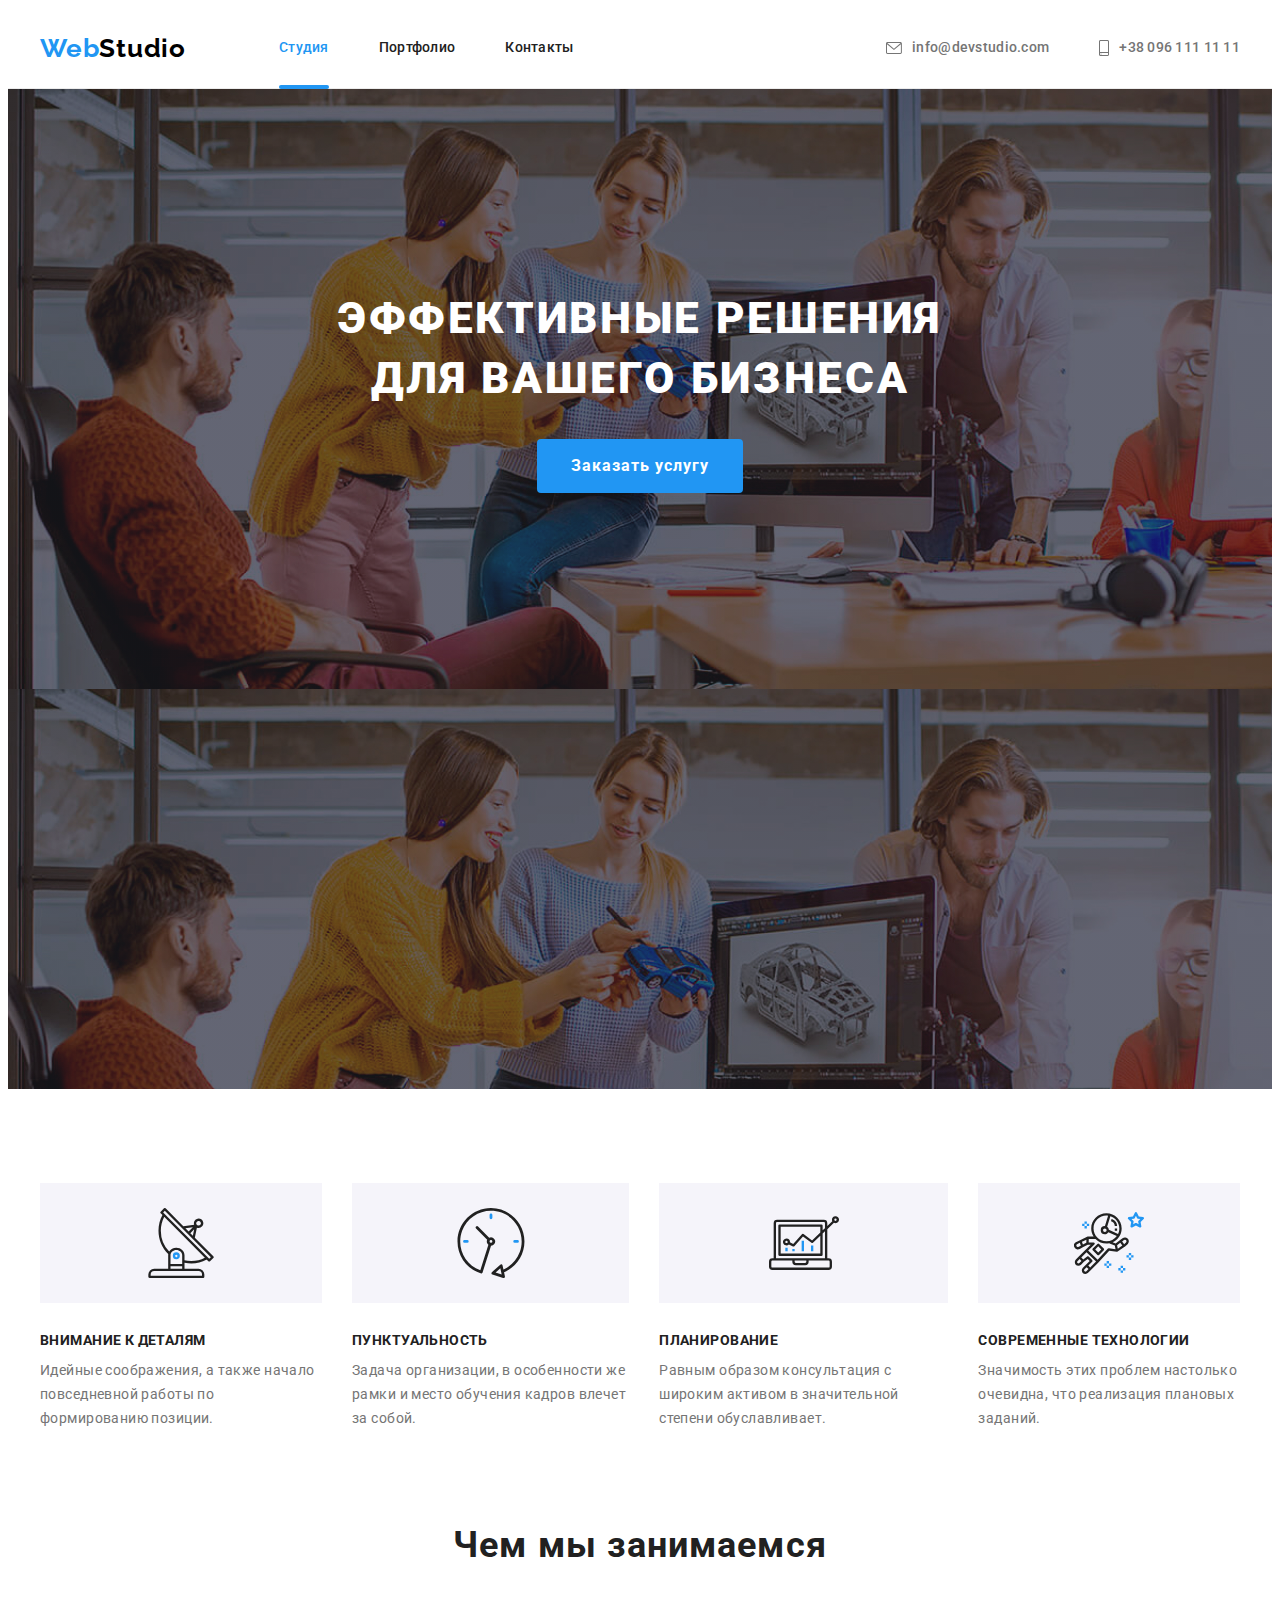
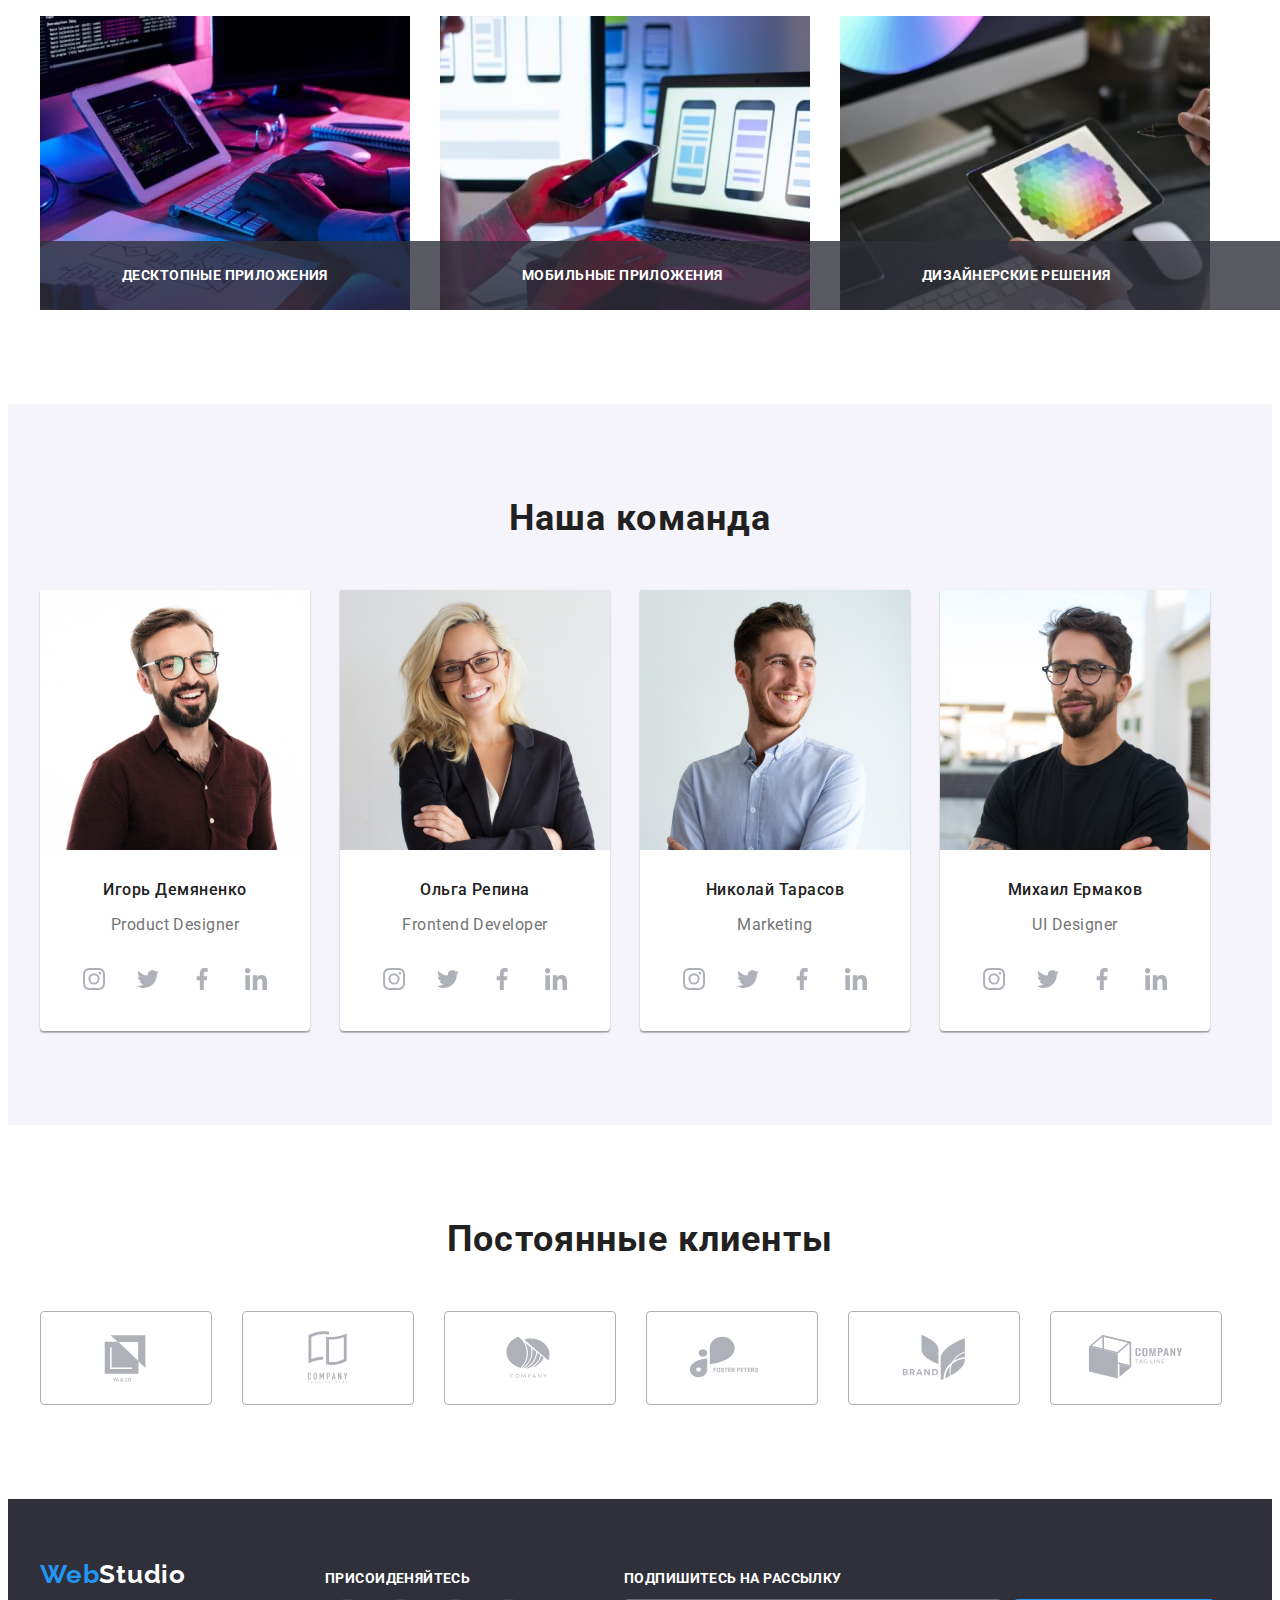
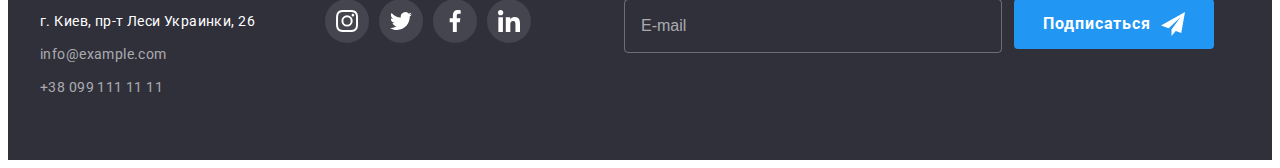
<file: index.html>
<!DOCTYPE html>
<html lang="ru">
  <head>
    <meta charset="UTF-8" />
    <meta http-equiv="X-UA-Compatible" content="IE=edge" />
    <meta name="viewport" content="width=device-width, initial-scale=1.0" />
    <title>Webstudio</title>
    <link rel="preconnect" href="https://fonts.googleapis.com" />
    <link rel="preconnect" href="https://fonts.gstatic.com" crossorigin />
    <link
      href="https://fonts.googleapis.com/css2?family=Raleway:wght@700&family=Roboto:wght@400;500;700;900&display=swap"
      rel="stylesheet"
    />
    <link
      rel="stylesheet"
      href="https://cdnjs.cloudflare.com/ajax/libs/modern-normalize/1.1.0/modern-normalize.min.css"
      integrity="sha512-wpPYUAdjBVSE4KJnH1VR1HeZfpl1ub8YT/NKx4PuQ5NmX2tKuGu6U/JRp5y+Y8XG2tV+wKQpNHVUX03MfMFn9Q=="
      crossorigin="anonymous"
      referrerpolicy="no-referrer"
    />
    <link rel="stylesheet" href="./css/main.min.css" />
  </head>
  <body>
    <!-- Хедер -->
    <header class="header">
      <div class="container header__container">
        <a class="logo" href="./index.html"
          >Web<span class="logo__header-text logo__header-text--color-accent">Studio</span></a
        >
        <nav class="menu">
          <ul class="menu__list">
            <li class="menu__item">
              <a class="menu__link menu__link--active" href="./index.html">Студия</a>
            </li>
            <li class="menu__item"><a class="menu__link" href="./portfolio.html">Портфолио</a></li>
            <li class="menu__item"><a class="menu__link" href="">Контакты</a></li>
          </ul>
        </nav>

        <ul class="contact-list">
          <li class="contact-list__item">
            <a class="contact-list__link" href="mailto:info@devstudio.com"
              ><svg class="contact-list__icon">
                <use href="./images/icons.svg#icon-envelope"></use></svg
              >info@devstudio.com</a
            >
          </li>
          <li class="contact-list__item">
            <a class="contact-list__link" href="tel:+380961111111"
              ><svg class="contact-list__icon contact-list__icon--size">
                <use href="./images/icons.svg#icon-smartphone"></use></svg
              >+38 096 111 11 11</a
            >
          </li>
        </ul>
      </div>
    </header>
    <!-- Герой -->
    <main>
      <section class="banner">
        <h1 class="banner-title">
          Эффективные решения <br />
          для вашего бизнеса
        </h1>
        <button class="banner-button" type="button" data-modal-open>Заказать услугу</button>
      </section>
      <!-- Преимущества -->
      <section class="section section--indent">
        <div class="container">
          <h2 class="section-title section-title--hidden">Преимущества</h2>
          <ul class="feature-list">
            <li class="feature-list__item">
              <div class="icon-box">
                <svg class="feature-list__icon">
                  <use href="./images/icons.svg#icon-antenna"></use>
                </svg>
              </div>
              <h3 class="feature-list__title">Внимание к деталям</h3>
              <p class="feature-list__text">
                Идейные соображения, а также начало повседневной работы по формированию позиции.
              </p>
            </li>
            <li class="feature-list__item">
              <div class="icon-box">
                <svg class="feature-list__icon">
                  <use href="./images/icons.svg#icon-clock"></use>
                </svg>
              </div>
              <h3 class="feature-list__title">Пунктуальность</h3>
              <p class="feature-list__text">
                Задача организации, в особенности же рамки и место обучения кадров влечет за собой.
              </p>
            </li>
            <li class="feature-list__item">
              <div class="icon-box">
                <svg class="feature-list__icon">
                  <use href="./images/icons.svg#icon-diagram"></use>
                </svg>
              </div>
              <h3 class="feature-list__title">Планирование</h3>
              <p class="feature-list__text">
                Равным образом консультация с широким активом в значительной степени обуславливает.
              </p>
            </li>
            <li class="feature-list__item">
              <div class="icon-box">
                <svg class="feature-list__icon">
                  <use href="./images/icons.svg#icon-astronaut"></use>
                </svg>
              </div>
              <h3 class="feature-list__title">Современные технологии</h3>
              <p class="feature-list__text">
                Значимость этих проблем настолько очевидна, что реализация плановых заданий.
              </p>
            </li>
          </ul>
        </div>
      </section>
      <!-- Направления в работе -->
      <section class="section">
        <div class="container">
          <h2 class="section-title">Чем мы занимаемся</h2>
          <ul class="work-examples">
            <li class="work-examples__item">
              <img src="./images/img1.jpg" alt="html layout" width="370" height="294" />
              <p class="work-examples__image">
                <span class="work-examples__text">Десктопные приложения</span>
              </p>
            </li>
            <li class="work-examples__item">
              <img src="./images/img2.jpg" alt="css layout" width="370" height="294" />
              <p class="work-examples__image">
                <span class="work-examples__text">Мобильные приложения</span>
              </p>
            </li>
            <li class="work-examples__item">
              <img src="./images/img3.jpg" alt="picture on the tablet" width="370" height="294" />
              <p class="work-examples__image">
                <span class="work-examples__text">Дизайнерские решения</span>
              </p>
            </li>
          </ul>
        </div>
      </section>
      <!-- Наша команда -->

      <section class="section section--background-color">
        <div class="container">
          <h2 class="section-title">Наша команда</h2>
          <ul class="team-list">
            <li class="team-list__item">
              <img
                class="team-list__image"
                src="./images/team-member-1.jpg"
                alt="team-member-1"
                width="270"
                height="260"
              />
              <div class="card-meta-wrapper">
                <h3 class="team-list__title">Игорь Демяненко</h3>
                <p class="team-list__position" lang="en">Product Designer</p>
                <ul class="web-list">
                  <li class="web-list__item">
                    <svg class="web-list__icon">
                      <use href="./images/icons.svg#icon-instagram"></use>
                    </svg>
                  </li>
                  <li class="web-list__item">
                    <svg class="web-list__icon">
                      <use href="./images/icons.svg#icon-twitter"></use>
                    </svg>
                  </li>
                  <li class="web-list__item">
                    <svg class="web-list__icon">
                      <use href="./images/icons.svg#icon-facebook"></use>
                    </svg>
                  </li>
                  <li class="web-list__item">
                    <svg class="web-list__icon">
                      <use href="./images/icons.svg#icon-linkedin"></use>
                    </svg>
                  </li>
                </ul>
              </div>
            </li>
            <li class="team-list__item">
              <img
                class="team-list__image"
                src="./images/team-member-2.jpg"
                alt="team-member-2"
                width="270"
                height="260"
              />
              <div class="card-meta-wrapper">
                <h3 class="team-list__title">Ольга Репина</h3>
                <p class="team-list__position" lang="en">Frontend Developer</p>
                <ul class="web-list">
                  <li class="web-list__item">
                    <svg class="web-list__icon">
                      <use href="./images/icons.svg#icon-instagram"></use>
                    </svg>
                  </li>
                  <li class="web-list__item">
                    <svg class="web-list__icon">
                      <use href="./images/icons.svg#icon-twitter"></use>
                    </svg>
                  </li>
                  <li class="web-list__item">
                    <svg class="web-list__icon">
                      <use href="./images/icons.svg#icon-facebook"></use>
                    </svg>
                  </li>
                  <li class="web-list__item">
                    <svg class="web-list__icon">
                      <use href="./images/icons.svg#icon-linkedin"></use>
                    </svg>
                  </li>
                </ul>
              </div>
            </li>
            <li class="team-list__item">
              <img
                class="team-list__image"
                src="./images/team-member-3.jpg"
                alt="team-member-3"
                width="270"
                height="260"
              />
              <div class="card-meta-wrapper">
                <h3 class="team-list__title" lang="en">Николай Тарасов</h3>
                <p class="team-list__position">Marketing</p>
                <ul class="web-list">
                  <li class="web-list__item">
                    <svg class="web-list__icon">
                      <use href="./images/icons.svg#icon-instagram"></use>
                    </svg>
                  </li>
                  <li class="web-list__item">
                    <svg class="web-list__icon">
                      <use href="./images/icons.svg#icon-twitter"></use>
                    </svg>
                  </li>
                  <li class="web-list__item">
                    <svg class="web-list__icon">
                      <use href="./images/icons.svg#icon-facebook"></use>
                    </svg>
                  </li>
                  <li class="web-list__item">
                    <svg class="web-list__icon">
                      <use href="./images/icons.svg#icon-linkedin"></use>
                    </svg>
                  </li>
                </ul>
              </div>
            </li>

            <li class="team-list__item">
              <img
                class="team-list__image"
                src="./images/team-member-4.jpg"
                alt="team-member-4"
                width="270"
                height="260"
              />
              <div class="card-meta-wrapper">
                <h3 class="team-list__title">Михаил Ермаков</h3>
                <p class="team-list__position" lang="en">UI Designer</p>
                <ul class="web-list">
                  <li class="web-list__item">
                    <svg class="web-list__icon">
                      <use href="./images/icons.svg#icon-instagram"></use>
                    </svg>
                  </li>
                  <li class="web-list__item">
                    <svg class="web-list__icon">
                      <use href="./images/icons.svg#icon-twitter"></use>
                    </svg>
                  </li>
                  <li class="web-list__item">
                    <svg class="web-list__icon">
                      <use href="./images/icons.svg#icon-facebook"></use>
                    </svg>
                  </li>
                  <li class="web-list__item">
                    <svg class="web-list__icon">
                      <use href="./images/icons.svg#icon-linkedin"></use>
                    </svg>
                  </li>
                </ul>
              </div>
            </li>
          </ul>
        </div>
      </section>
      <!-- Постоянные клиенты -->

      <section class="section">
        <div class="container">
          <h2 class="section-title">Постоянные клиенты</h2>

          <ul class="company-list">
            <li class="company-list__item">
              <a class="company-list__link" href=""
                ><svg class="company-list__icon">
                  <use href="./images/icons.svg#icon-Company-1"></use></svg
              ></a>
            </li>
            <li class="company-list__item">
              <a class="company-list__link" href=""
                ><svg class="company-list__icon">
                  <use href="./images/icons.svg#icon-Company-2"></use></svg
              ></a>
            </li>
            <li class="company-list__item">
              <a class="company-list__link" href=""
                ><svg class="company-list__icon">
                  <use href="./images/icons.svg#icon-Company-3"></use></svg
              ></a>
            </li>
            <li class="company-list__item">
              <a class="company-list__link" href=""
                ><svg class="company-list__icon">
                  <use href="./images/icons.svg#icon-Company-4"></use></svg
              ></a>
            </li>
            <li class="company-list__item">
              <a class="company-list__link" href=""
                ><svg class="company-list__icon">
                  <use href="./images/icons.svg#icon-Company-5"></use></svg
              ></a>
            </li>
            <li class="company-list__item">
              <a class="company-list__link" href=""
                ><svg class="company-list__icon">
                  <use href="./images/icons.svg#icon-Company-6"></use></svg
              ></a>
            </li>
          </ul>
        </div>
      </section>
    </main>
    <!-- Футер -->

    <footer class="footer">
      <div class="container footer__container">
        <div class="address-wrapper">
          <a class="logo" href="./"
            >Web<span class="logo__footer-text logo__footer-text--color-accent">Studio</span></a
          >
          <address class="address">
            <ul class="address__list">
              <li class="address__item">
                <p class="address__name">г. Киев, пр-т Леси Украинки, 26</p>
              </li>
              <li class="address__item">
                <a class="address__contacts" href="mailto:info@example.com">info@example.com</a>
              </li>
              <li class="address__item">
                <a class="address__contacts address__contacts--indent" href="tel:+380991111111"
                  >+38 099 111 11 11</a
                >
              </li>
            </ul>
          </address>
        </div>
        <div class="social-networks-wrapper">
          <h2 class="footer-titles">Присоиденяйтесь</h2>

          <ul class="social-networks">
            <li class="social-networks__item">
              <a class="social-networks__link" href=""
                ><svg class="social-networks__icon">
                  <use href="./images/icons.svg#icon-instagram"></use></svg
              ></a>
            </li>
            <li class="social-networks__item">
              <a class="social-networks__link" href=""
                ><svg class="social-networks__icon">
                  <use href="./images/icons.svg#icon-twitter"></use></svg
              ></a>
            </li>
            <li class="social-networks__item">
              <a class="social-networks__link" href=""
                ><svg class="social-networks__icon">
                  <use href="./images/icons.svg#icon-facebook"></use></svg
              ></a>
            </li>
            <li class="social-networks__item">
              <a class="social-networks__link" href="">
                <svg class="social-networks__icon">
                  <use href="./images/icons.svg#icon-linkedin"></use></svg
              ></a>
            </li>
          </ul>
        </div>

        <form class="subscribe-area">
          <h2 class="footer-titles">Подпишитесь на рассылку</h2>
          <div class="subscribe-wrapper">
            <label for="user_email"></label>
            <input
              type="email"
              name="email"
              class="subscribe-mail"
              placeholder="E-mail"
              id="user_email"
            />
            <button class="button" type="submit">
              <span class="button__text"
                >Подписаться<svg class="button__icon">
                  <use href="./images/icons.svg#icon-icon-send"></use></svg
              ></span>
            </button>
          </div>
        </form>
      </div>
    </footer>

    <div class="backdrop backdrop--hidden" data-modal>
      <div class="modal">
        <button class="close-button" type="button" data-modal-close>
          <svg class="close-button__icon">
            <use href="./images/icons.svg#icon-Button-element"></use>
          </svg>
        </button>

        <form name="user-info-field">
          <h2 class="user-info-title">Оставьте свои данные, мы вам перезвоним</h2>

          <div class="form-field">
            <label class="form-field__label" for="name">Имя</label>
            <input class="form-field__input" name="name" type="text" id="name" />
            <svg class="form-field__icon">
              <use href="./images/icons.svg#icon-person-black"></use>
            </svg>
          </div>
          <div class="form-field">
            <label class="form-field__label" for="tel">Телефон</label>
            <input class="form-field__input" name="phone" type="tel" id="tel" />
            <svg class="form-field__icon">
              <use href="./images/icons.svg#icon-phone-black"></use>
            </svg>
          </div>
          <div class="form-field">
            <label class="form-field__label" for="email">Почта</label>
            <input class="form-field__input" name="mail" type="email" id="email" />
            <svg class="form-field__icon">
              <use href="./images/icons.svg#icon-email-black"></use>
            </svg>
          </div>

          <div class="form-field form-field--indent">
            <label class="form-field__label form-field__label-group" for="input-for-comment"
              >Комментарий</label
            >
            <textarea
              class="textarea-field"
              name="textarea"
              id="input-for-comment"
              rows="8"
              placeholder="Введите текст"
            ></textarea>
          </div>

          <label class="agreements" for="checkbox"
            ><input class="agreements__input" name="checkbox" type="checkbox" id="checkbox" />
            <svg class="agreements__icon">
              <use href="./images/icons.svg#icon-icon-check"></use>
            </svg>
            <span class="agreements__text"
              >Соглашаюсь с рассылкой и принимаю
              <a href="" class="agreements__element">Условия договора</a></span
            ></label
          >
          <div class="form-field-button">
            <button class="send-button"><span class="send-button__text">Отправить</span></button>
          </div>
        </form>
      </div>
    </div>

    <script src="./js/modal.js"></script>
  </body>
</html>
</file>
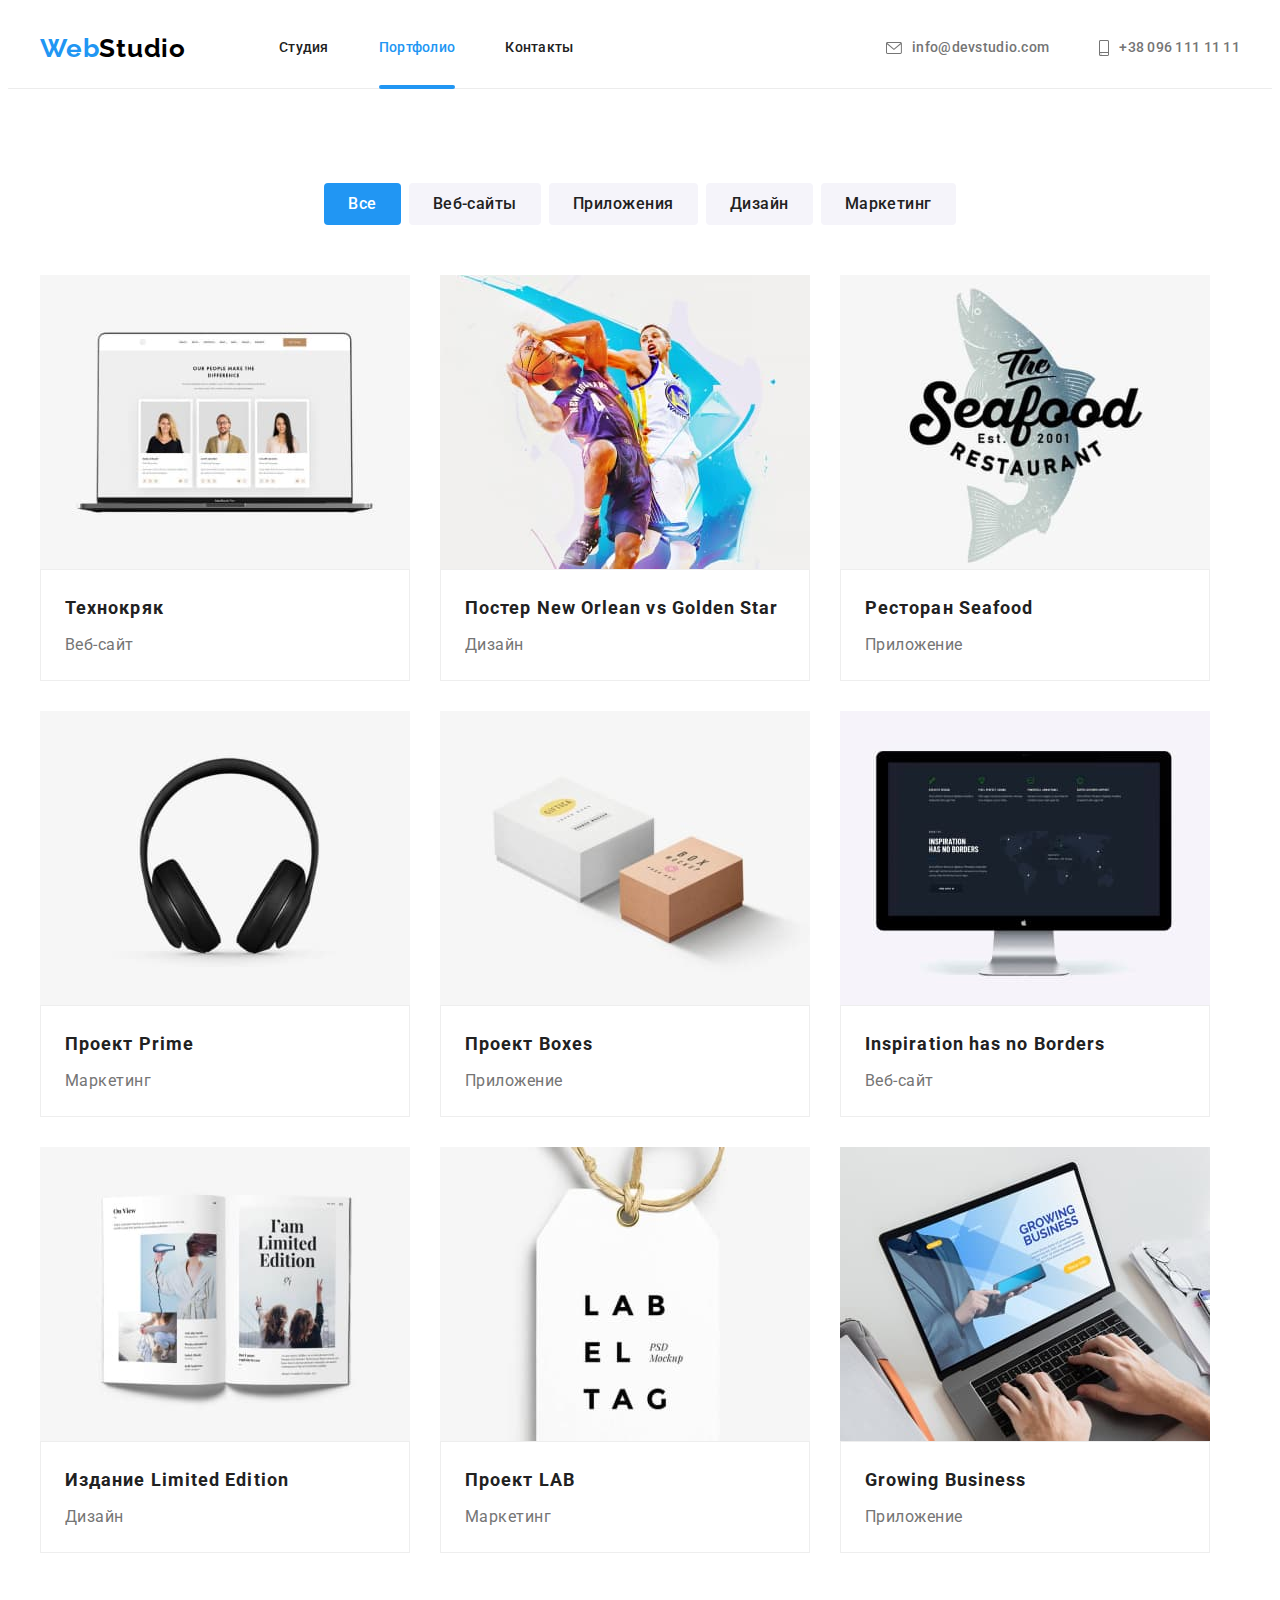
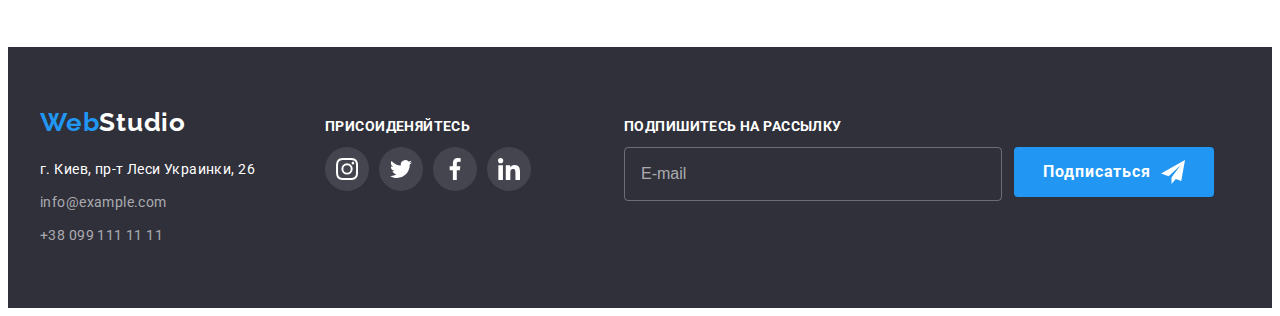
<file: portfolio.html>
<!DOCTYPE html>
<html lang="ru">
  <head>
    <meta charset="UTF-8" />
    <meta http-equiv="X-UA-Compatible" content="IE=edge" />
    <meta name="viewport" content="width=device-width, initial-scale=1.0" />
    <title>WebStudio</title>
    <link rel="preconnect" href="https://fonts.googleapis.com" />
    <link rel="preconnect" href="https://fonts.gstatic.com" crossorigin />
    <link
      href="https://fonts.googleapis.com/css2?family=Raleway:wght@700&family=Roboto:wght@400;500;700;900&display=swap"
      rel="stylesheet"
    />
    <link
      rel="stylesheet"
      href="https://cdnjs.cloudflare.com/ajax/libs/modern-normalize/1.1.0/modern-normalize.min.css"
      integrity="sha512-wpPYUAdjBVSE4KJnH1VR1HeZfpl1ub8YT/NKx4PuQ5NmX2tKuGu6U/JRp5y+Y8XG2tV+wKQpNHVUX03MfMFn9Q=="
      crossorigin="anonymous"
      referrerpolicy="no-referrer"
    />
    <link rel="stylesheet" href="./css/main.min.css" />
  </head>

  <body>
    <!--Хедер-->

    <header class="header">
      <div class="container header__container">
        <a class="logo" href="./index.html"
          >Web<span class="logo__header-text logo__header-text--color-accent">Studio</span></a
        >
        <nav class="menu">
          <ul class="menu__list">
            <li class="menu__item">
              <a class="menu__link" href="./index.html">Студия</a>
            </li>
            <li class="menu__item">
              <a class="menu__link menu__link--active" href="./portfolio.html">Портфолио</a>
            </li>
            <li class="menu__item"><a class="menu__link" href="">Контакты</a></li>
          </ul>
        </nav>

        <ul class="contact-list">
          <li class="contact-list__item">
            <a class="contact-list__link" href="mailto:info@devstudio.com"
              ><svg class="contact-list__icon">
                <use href="./images/icons.svg#icon-envelope"></use></svg
              >info@devstudio.com</a
            >
          </li>
          <li class="contact-list__item">
            <a class="contact-list__link" href="tel:+380961111111"
              ><svg class="contact-list__icon contact-list__icon--size">
                <use href="./images/icons.svg#icon-smartphone"></use></svg
              >+38 096 111 11 11</a
            >
          </li>
        </ul>
      </div>
    </header>

    <!--Мейн-->

    <main>
      <section class="section">
        <div class="container">
          <h1 class="section-title section-title--hidden">Наши работы</h1>

          <ul class="portfolio-button-list">
            <li class="portfolio-button-list__item">
              <button
                class="portfolio-button-list__button portfolio-button-list__button--current"
                type="button"
              >
                Все
              </button>
            </li>
            <li class="portfolio-button-list__item">
              <button class="portfolio-button-list__button" type="button">Веб-сайты</button>
            </li>
            <li class="portfolio-button-list__item">
              <button class="portfolio-button-list__button" type="button">Приложения</button>
            </li>
            <li class="portfolio-button-list__item">
              <button class="portfolio-button-list__button" type="button">Дизайн</button>
            </li>
            <li class="portfolio-button-list__item">
              <button class="portfolio-button-list__button" type="button">Маркетинг</button>
            </li>
          </ul>

          <ul class="projects">
            <li class="projects__item">
              <a class="projects__link" href="">
                <div class="overlay-wrapper">
                  <img
                    class="projects__image"
                    src="./images/porfolio-img-1.jpg"
                    alt="Технокряк"
                    width="370"
                    height="294"
                  />
                  <div class="overlay-text">
                    <p class="overlay-text__description">
                      Ресурс предлагает комплексные предложения с разным уровнем функционала и
                      сервисов. Все это позволит посетителю получить исчерпывающие сведения о
                      компании или частном лице.
                    </p>
                  </div>
                </div>
                <div class="card-content">
                  <h2 class="card-content__title">Технокряк</h2>
                  <p class="card-content__text">Веб-сайт</p>
                </div>
              </a>
            </li>
            <li class="projects__item">
              <a class="projects__link" href="">
                <div class="overlay-wrapper">
                  <img
                    class="projects__image"
                    src="./images/porfolio-img-2.jpg"
                    alt="Технокряк"
                    width="370"
                    height="294"
                  />
                  <div class="overlay-text">
                    <p class="overlay-text__description">
                      Ресурс предлагает комплексные предложения с разным уровнем функционала и
                      сервисов. Все это позволит посетителю получить исчерпывающие сведения о
                      компании или частном лице.
                    </p>
                  </div>
                </div>
                <div class="card-content">
                  <h2 class="card-content__title">Постер New Orlean vs Golden Star</h2>
                  <p class="card-content__text">Дизайн</p>
                </div>
              </a>
            </li>
            <li class="projects__item">
              <a class="projects__link" href="">
                <div class="overlay-wrapper">
                  <img
                    class="projects__image"
                    src="./images/porfolio-img-3.jpg"
                    alt="Технокряк"
                    width="370"
                    height="294"
                  />
                  <div class="overlay-text">
                    <p class="overlay-text__description">
                      Ресурс предлагает комплексные предложения с разным уровнем функционала и
                      сервисов. Все это позволит посетителю получить исчерпывающие сведения о
                      компании или частном лице.
                    </p>
                  </div>
                </div>
                <div class="card-content">
                  <h2 class="card-content__title">Ресторан Seafood</h2>
                  <p class="card-content__text">Приложение</p>
                </div>
              </a>
            </li>
            <li class="projects__item">
              <a class="projects__link" href="">
                <div class="overlay-wrapper">
                  <img
                    class="projects__image"
                    src="./images/porfolio-img-4.jpg"
                    alt="Технокряк"
                    width="370"
                    height="294"
                  />
                  <div class="overlay-text">
                    <p class="overlay-text__description">
                      Ресурс предлагает комплексные предложения с разным уровнем функционала и
                      сервисов. Все это позволит посетителю получить исчерпывающие сведения о
                      компании или частном лице.
                    </p>
                  </div>
                </div>
                <div class="card-content">
                  <h2 class="card-content__title">Проект Prime</h2>
                  <p class="card-content__text">Маркетинг</p>
                </div>
              </a>
            </li>
            <li class="projects__item">
              <a class="projects__link" href="">
                <div class="overlay-wrapper">
                  <img
                    class="projects__image"
                    src="./images/porfolio-img-5.jpg"
                    alt="Технокряк"
                    width="370"
                    height="294"
                  />
                  <div class="overlay-text">
                    <p class="overlay-text__description">
                      Ресурс предлагает комплексные предложения с разным уровнем функционала и
                      сервисов. Все это позволит посетителю получить исчерпывающие сведения о
                      компании или частном лице.
                    </p>
                  </div>
                </div>
                <div class="card-content">
                  <h2 class="card-content__title">Проект Boxes</h2>
                  <p class="card-content__text">Приложение</p>
                </div>
              </a>
            </li>
            <li class="projects__item">
              <a class="projects__link" href="">
                <div class="overlay-wrapper">
                  <img
                    class="projects__image"
                    src="./images/porfolio-img-6.jpg"
                    alt="Технокряк"
                    width="370"
                    height="294"
                  />
                  <div class="overlay-text">
                    <p class="overlay-text__description">
                      Ресурс предлагает комплексные предложения с разным уровнем функционала и
                      сервисов. Все это позволит посетителю получить исчерпывающие сведения о
                      компании или частном лице.
                    </p>
                  </div>
                </div>
                <div class="card-content">
                  <h2 class="card-content__title">Inspiration has no Borders</h2>
                  <p class="card-content__text">Веб-сайт</p>
                </div>
              </a>
            </li>
            <li class="projects__item">
              <a class="projects__link" href="">
                <div class="overlay-wrapper">
                  <img
                    class="projects__image"
                    src="./images/porfolio-img-7.jpg"
                    alt="Технокряк"
                    width="370"
                    height="294"
                  />
                  <div class="overlay-text">
                    <p class="overlay-text__description">
                      Ресурс предлагает комплексные предложения с разным уровнем функционала и
                      сервисов. Все это позволит посетителю получить исчерпывающие сведения о
                      компании или частном лице.
                    </p>
                  </div>
                </div>
                <div class="card-content">
                  <h2 class="card-content__title">Издание Limited Edition</h2>
                  <p class="card-content__text">Дизайн</p>
                </div>
              </a>
            </li>
            <li class="projects__item">
              <a class="projects__link" href="">
                <div class="overlay-wrapper">
                  <img
                    class="projects__image"
                    src="./images/porfolio-img-8.jpg"
                    alt="Технокряк"
                    width="370"
                    height="294"
                  />
                  <div class="overlay-text">
                    <p class="overlay-text__description">
                      Ресурс предлагает комплексные предложения с разным уровнем функционала и
                      сервисов. Все это позволит посетителю получить исчерпывающие сведения о
                      компании или частном лице.
                    </p>
                  </div>
                </div>
                <div class="card-content">
                  <h2 class="card-content__title">Проект LAB</h2>
                  <p class="card-content__text">Маркетинг</p>
                </div>
              </a>
            </li>
            <li class="projects__item">
              <a class="projects__link" href="">
                <div class="overlay-wrapper">
                  <img
                    class="projects__image"
                    src="./images/porfolio-img-9.jpg"
                    alt="Технокряк"
                    width="370"
                    height="294"
                  />
                  <div class="overlay-text">
                    <p class="overlay-text__description">
                      Ресурс предлагает комплексные предложения с разным уровнем функционала и
                      сервисов. Все это позволит посетителю получить исчерпывающие сведения о
                      компании или частном лице.
                    </p>
                  </div>
                </div>
                <div class="card-content">
                  <h2 class="card-content__title">Growing Business</h2>
                  <p class="card-content__text">Приложение</p>
                </div>
              </a>
            </li>
          </ul>
        </div>
      </section>
    </main>

    <!--Футер-->

    <footer class="footer">
      <div class="container footer__container">
        <div class="address-wrapper">
          <a class="logo" href="./"
            >Web<span class="logo__footer-text logo__footer-text--color-accent">Studio</span></a
          >
          <address class="address">
            <ul class="address__list">
              <li class="address__item">
                <p class="address__name">г. Киев, пр-т Леси Украинки, 26</p>
              </li>
              <li class="address__item">
                <a class="address__contacts" href="mailto:info@example.com">info@example.com</a>
              </li>
              <li class="address__item">
                <a class="address__contacts address__contacts--indent" href="tel:+380991111111"
                  >+38 099 111 11 11</a
                >
              </li>
            </ul>
          </address>
        </div>
        <div class="social-networks-wrapper">
          <h2 class="footer-titles">Присоиденяйтесь</h2>

          <ul class="social-networks">
            <li class="social-networks__item">
              <a class="social-networks__link" href=""
                ><svg class="social-networks__icon">
                  <use href="./images/icons.svg#icon-instagram"></use></svg
              ></a>
            </li>
            <li class="social-networks__item">
              <a class="social-networks__link" href=""
                ><svg class="social-networks__icon">
                  <use href="./images/icons.svg#icon-twitter"></use></svg
              ></a>
            </li>
            <li class="social-networks__item">
              <a class="social-networks__link" href=""
                ><svg class="social-networks__icon">
                  <use href="./images/icons.svg#icon-facebook"></use></svg
              ></a>
            </li>
            <li class="social-networks__item">
              <a class="social-networks__link" href="">
                <svg class="social-networks__icon">
                  <use href="./images/icons.svg#icon-linkedin"></use></svg
              ></a>
            </li>
          </ul>
        </div>

        <form class="subscribe-area">
          <h2 class="footer-titles">Подпишитесь на рассылку</h2>
          <div class="subscribe-wrapper">
            <label for="user_email"></label>
            <input
              type="email"
              name="email"
              class="subscribe-mail"
              placeholder="E-mail"
              id="user_email"
            />
            <button class="button" type="submit">
              <span class="button__text"
                >Подписаться<svg class="button__icon">
                  <use href="./images/icons.svg#icon-icon-send"></use></svg
              ></span>
            </button>
          </div>
        </form>
      </div>
    </footer>
  </body>
</html>
</file>
<file: css/main.min.css>
:root{--subscribe-mail-placeholder-color: rgba(255, 255, 255, 0.6);--subscribe-mail-border-color: rgba(255, 255, 255, 0.3);--overlay-color-for-work-examples: rgba(47, 48, 58, 0.8);--gradient-color-for-banner: rgba(47, 48, 58, 0.4);--primary-text-color: #757575;--title-text-color: #212121;--accent-color: #2196f3;--logo-black-color: #000000;--primary-bg-color: #ffffff;--transparent-white: rgba(255, 255, 255, 0.6);--background-color: #f5f4fa;--secondary-bg-color: #2f303a;--hover-color-for-banner-button: #188ce8;--header-border-line: #ececec;--card-border-line: #eeeeee;--icon-fill: #afb1b8}body{font-family:'Roboto', 'Raleway', 'Montserrat', 'Nunito', sans-serif;background-color:var(--primary-bg-color);color:var(--primary-text-color);font-size:14px}a{text-decoration:none}ul{list-style:none}h1,h2,h3,h4,h5,h6,ul,p{margin:0;padding:0}.container{width:1200px;padding-left:15px;padding-right:15px;margin-left:auto;margin-right:auto}.header{border-bottom:1px solid var(--header-border-line)}.header__container{display:-webkit-box;display:-ms-flexbox;display:flex;-webkit-box-align:center;-ms-flex-align:center;align-items:center}.logo{display:-webkit-box;display:-ms-flexbox;display:flex;font-family:'Raleway', sans-serif;color:var(--accent-color);font-weight:700;font-size:26px;line-height:1.19;letter-spacing:0.03em}.logo__header-text--color-accent{color:var(--logo-black-color)}.logo__footer-text--color-accent{color:var(--primary-bg-color)}.menu{display:-webkit-box;display:-ms-flexbox;display:flex;-webkit-box-align:center;-ms-flex-align:center;align-items:center}.menu__list{display:-webkit-box;display:-ms-flexbox;display:flex;margin-left:93px}.menu__item:nth-child(-n+2){margin-right:50px}.menu__link{position:relative;display:inline-block;padding-top:32px;padding-bottom:32px;color:var(--title-text-color);font-weight:500;line-height:1.14;letter-spacing:0.02em;-webkit-transition:color 250ms cubic-bezier(0.4, 0, 0.2, 1);transition:color 250ms cubic-bezier(0.4, 0, 0.2, 1)}.menu__link::after{position:absolute;content:'';width:100%;height:4px;background-color:var(--accent-color);display:inline-block;border-radius:2px;bottom:-1px;left:0px;opacity:0;-webkit-transition:opacity 250ms cubic-bezier(0.4, 0, 0.2, 1);transition:opacity 250ms cubic-bezier(0.4, 0, 0.2, 1)}.menu__link:hover,.menu__link:focus{color:var(--accent-color)}.menu__link:hover::after,.menu__link:focus::after{opacity:1}.menu__link--active{color:var(--accent-color)}.menu__link--active::after{opacity:1}.contact-list{margin-left:auto;display:-webkit-box;display:-ms-flexbox;display:flex;font-weight:500;line-height:1.14;letter-spacing:0.02em}.contact-list__item:nth-child(1){margin-right:50px}.contact-list__link{color:var(--primary-text-color);display:-webkit-box;display:-ms-flexbox;display:flex;-webkit-box-align:center;-ms-flex-align:center;align-items:center;-webkit-transition:color 250ms cubic-bezier(0.4, 0, 0.2, 1);transition:color 250ms cubic-bezier(0.4, 0, 0.2, 1)}.contact-list__link:hover,.contact-list__link:focus{color:var(--accent-color)}.contact-list__icon{fill:currentColor;width:16px;height:12px;margin-right:10px}.contact-list__icon--size{width:10px;height:16px}.banner{padding:200px 0px;text-align:center;margin-left:auto;margin-right:auto;max-width:1600px;height:600px;background-image:-webkit-gradient(linear, left top, left bottom, from(var(--gradient-color-for-banner)), to(var(--gradient-color-for-banner))),url(../images/banner.jpg);background-image:linear-gradient(var(--gradient-color-for-banner), var(--gradient-color-for-banner)),url(../images/banner.jpg);background-color:var(--secondary-bg-color)}.banner-title{margin-bottom:30px;text-transform:uppercase;color:var(--primary-bg-color);font-weight:900;font-size:44px;line-height:1.36;text-align:center;letter-spacing:0.06em}.banner-button{min-width:200px;padding:10px 32px;border-radius:4px;border-color:transparent;font-family:inherit;color:var(--primary-bg-color);background-color:var(--accent-color);font-weight:700;font-size:16px;line-height:1.88;letter-spacing:0.06em;cursor:pointer;-webkit-transition:background-color 250ms cubic-bezier(0.4, 0, 0.2, 1);transition:background-color 250ms cubic-bezier(0.4, 0, 0.2, 1)}.banner-button:hover,.banner-button:focus{background-color:var(--hover-color-for-banner-button)}.section{padding-top:94px;padding-bottom:94px}.section-title{margin-bottom:50px;color:var(--title-text-color);font-size:36px;line-height:1.16;letter-spacing:0.03em;text-align:center}.section-title--hidden{position:absolute;width:1px;height:1px;margin:-1px;border:0;padding:0;white-space:nowrap;-webkit-clip-path:inset(100%);clip-path:inset(100%);clip:rect(0 0 0 0);overflow:hidden}.section--indent{padding-bottom:0px}.feature-list{display:-webkit-box;display:-ms-flexbox;display:flex}.feature-list__title{color:var(--title-text-color);font-size:14px;line-height:1.14;letter-spacing:0.03em;text-transform:uppercase;margin-bottom:10px}.feature-list__text{line-height:1.71;letter-spacing:0.03em}.feature-list__item{display:inline-block;-webkit-box-align:center;-ms-flex-align:center;align-items:center}.feature-list__item:nth-child(-n+3){margin-right:30px}.icon-box{margin-bottom:30px;height:120px;background-color:var(--background-color);display:-webkit-box;display:-ms-flexbox;display:flex;-webkit-box-pack:center;-ms-flex-pack:center;justify-content:center;-webkit-box-align:center;-ms-flex-align:center;align-items:center}.feature-list__icon{width:70px;height:70px}.work-examples{display:-webkit-box;display:-ms-flexbox;display:flex;line-height:0}.work-examples__item{position:relative;display:block}.work-examples__item:nth-child(-n+2){margin-right:30px}.work-examples__image{position:absolute;left:0px;bottom:0px;width:100%;padding:27px 82px;background-color:var(--overlay-color-for-work-examples)}.work-examples__text{font-weight:700;font-size:14px;line-height:1.14;letter-spacing:0.03em;text-transform:uppercase;color:var(--primary-bg-color)}.section--background-color{background-color:var(--background-color)}.team-list{display:-webkit-box;display:-ms-flexbox;display:flex}.team-list__item{border-bottom-right-radius:4px;border-bottom-left-radius:4px;background-color:var(--primary-bg-color);-webkit-box-shadow:0px 1px 3px rgba(0,0,0,0.12),0px 1px 1px rgba(0,0,0,0.14),0px 2px 1px rgba(0,0,0,0.2);box-shadow:0px 1px 3px rgba(0,0,0,0.12),0px 1px 1px rgba(0,0,0,0.14),0px 2px 1px rgba(0,0,0,0.2)}.team-list__item:nth-child(-n+3){margin-right:30px}.card-meta-wrapper{padding-top:30px;padding-bottom:30px;text-align:center}.team-list__image{display:block;max-width:100%}.team-list__title{color:var(--title-text-color);font-weight:500;font-size:16px;line-height:1.19;letter-spacing:0.03em;margin-bottom:10px}.team-list__position{font-size:16px;line-height:2;letter-spacing:0.03em;margin-bottom:16px}.web-list{display:-webkit-box;display:-ms-flexbox;display:flex;padding:0px 32px}.web-list__item{background-color:var(--primary-bg-color);cursor:pointer;display:-webkit-box;display:-ms-flexbox;display:flex;-webkit-box-pack:center;-ms-flex-pack:center;justify-content:center;-webkit-box-align:center;-ms-flex-align:center;align-items:center;width:44px;height:44px;border-radius:50%;-webkit-transition:background-color 250ms cubic-bezier(0.4, 0, 0.2, 1);transition:background-color 250ms cubic-bezier(0.4, 0, 0.2, 1)}.web-list__item:hover{background-color:var(--accent-color)}.web-list__item:nth-child(-n+3){margin-right:10px}.web-list__icon{fill:var(--icon-fill);width:22px;height:22px;-webkit-transition:fill 250ms cubic-bezier(0.4, 0, 0.2, 1);transition:fill 250ms cubic-bezier(0.4, 0, 0.2, 1)}.web-list__item:hover .web-list__icon{fill:var(--primary-bg-color)}.company-list{display:-webkit-box;display:-ms-flexbox;display:flex}.company-list__item:nth-child(-n+5){margin-right:30px}.company-list__link{display:-webkit-box;display:-ms-flexbox;display:flex;-webkit-box-pack:center;-ms-flex-pack:center;justify-content:center;-webkit-box-align:center;-ms-flex-align:center;align-items:center;width:170px;height:92px;border:1px solid var(--icon-fill);border-radius:4px;cursor:pointer;fill:var(--icon-fill);-webkit-transition:fill 250ms cubic-bezier(0.4, 0, 0.2, 1),border-color 250ms cubic-bezier(0.4, 0, 0.2, 1);transition:fill 250ms cubic-bezier(0.4, 0, 0.2, 1),border-color 250ms cubic-bezier(0.4, 0, 0.2, 1)}.company-list__link:hover,.company-list__link:focus{fill:var(--accent-color);border-color:var(--accent-color)}.company-list__icon{width:106px;height:60px}.footer{padding-top:60px;padding-bottom:60px;background-color:var(--secondary-bg-color)}.footer__container{display:-webkit-box;display:-ms-flexbox;display:flex;-webkit-box-align:baseline;-ms-flex-align:baseline;align-items:baseline;padding:0}.footer-titles{color:var(--primary-bg-color);margin-bottom:20px;font-size:14px;line-height:1.14px;letter-spacing:0.03em;text-transform:uppercase}.address{margin-top:20px}.address__name{color:var(--primary-bg-color)}.address__contacts{color:var(--transparent-white);-webkit-transition:color 250ms cubic-bezier(0.4, 0, 0.2, 1);transition:color 250ms cubic-bezier(0.4, 0, 0.2, 1)}.address__contacts:hover,.address__contacts:focus{color:var(--accent-color)}.address__name,.address__contacts{display:block;margin-bottom:9px;line-height:1.71;letter-spacing:0.03em;font-style:normal}.address__contacts--indent{margin-bottom:0px}.social-networks-wrapper{margin-left:70px}.social-networks{display:-webkit-box;display:-ms-flexbox;display:flex}.social-networks__item:nth-child(-n+3){margin-right:10px}.social-networks__link{display:-webkit-box;display:-ms-flexbox;display:flex;-webkit-box-pack:center;-ms-flex-pack:center;justify-content:center;-webkit-box-align:center;-ms-flex-align:center;align-items:center;width:44px;height:44px;border-radius:50%;background:rgba(255,255,255,0.1);fill:var(--primary-bg-color);cursor:pointer;-webkit-transition:background-color 250ms cubic-bezier(0.4, 0, 0.2, 1);transition:background-color 250ms cubic-bezier(0.4, 0, 0.2, 1)}.social-networks__link:hover,.social-networks__link:focus{background-color:var(--accent-color)}.social-networks__icon{width:22px;height:22px}.subscribe-wrapper{display:-webkit-box;display:-ms-flexbox;display:flex}.subscribe-wrapper input::-webkit-input-placeholder{font-size:16px;line-height:1.25;color:var(--subscribe-mail-placeholder-color)}.subscribe-wrapper input:-ms-input-placeholder{font-size:16px;line-height:1.25;color:var(--subscribe-mail-placeholder-color)}.subscribe-wrapper input::-ms-input-placeholder{font-size:16px;line-height:1.25;color:var(--subscribe-mail-placeholder-color)}.subscribe-wrapper input::placeholder{font-size:16px;line-height:1.25;color:var(--subscribe-mail-placeholder-color)}.subscribe-area{margin-left:93px}.subscribe-mail{width:358px;height:50px;border:1px solid var(--subscribe-mail-border-color);border-radius:4px;margin-right:12px;padding-left:16px;background-color:transparent;-webkit-transition:border-color 250ms cubic-bezier(0.4, 0, 0.2, 1);transition:border-color 250ms cubic-bezier(0.4, 0, 0.2, 1)}.subscribe-mail:hover,.subscribe-mail:focus{border-color:var(--accent-color)}.button{font-family:inherit;width:200px;height:50px;border-radius:4px;border-color:transparent;background-color:var(--accent-color);cursor:pointer}.button__text{display:-webkit-box;display:-ms-flexbox;display:flex;-webkit-box-pack:center;-ms-flex-pack:center;justify-content:center;-webkit-box-align:center;-ms-flex-align:center;align-items:center;font-weight:700;font-size:16px;line-height:30px;letter-spacing:0.06em;color:var(--primary-bg-color)}.button__icon{width:24px;height:24px;margin-left:10px}.backdrop{position:fixed;top:0;left:0;width:100%;height:100%;background-color:rgba(0,0,0,0.2);opacity:1;-webkit-transition:opacity 250ms cubic-bezier(0.4, 0, 0.2, 1);transition:opacity 250ms cubic-bezier(0.4, 0, 0.2, 1)}.backdrop--hidden{opacity:0;pointer-events:none;visibility:hidden}.modal{display:-webkit-box;display:-ms-flexbox;display:flex;-webkit-box-orient:horizontal;-webkit-box-direction:reverse;-ms-flex-direction:row-reverse;flex-direction:row-reverse;position:absolute;top:50%;left:50%;-webkit-transform:translate(-50%, -50%);transform:translate(-50%, -50%);width:528px;height:581px;border-radius:4px;opacity:1;background-color:var(--primary-bg-color);-webkit-transition:opacity 250ms cubic-bezier(0.4, 0, 0.2, 1),-webkit-transform 250ms cubic-bezier(0.4, 0, 0.2, 1);transition:opacity 250ms cubic-bezier(0.4, 0, 0.2, 1),-webkit-transform 250ms cubic-bezier(0.4, 0, 0.2, 1);transition:transform 250ms cubic-bezier(0.4, 0, 0.2, 1),opacity 250ms cubic-bezier(0.4, 0, 0.2, 1);transition:transform 250ms cubic-bezier(0.4, 0, 0.2, 1),opacity 250ms cubic-bezier(0.4, 0, 0.2, 1),-webkit-transform 250ms cubic-bezier(0.4, 0, 0.2, 1)}.backdrop--hidden .modal{-webkit-transform:translate(-50%, -50%) translateX(-150px);transform:translate(-50%, -50%) translateX(-150px);opacity:0}.close-button{display:-webkit-box;display:-ms-flexbox;display:flex;-webkit-box-pack:center;-ms-flex-pack:center;justify-content:center;-webkit-box-align:center;-ms-flex-align:center;align-items:center;width:30px;height:30px;border-radius:50%;border:1px solid rgba(0,0,0,0.1);cursor:pointer;padding:0;margin-top:8px;margin-right:8px;fill:var(--logo-black-color);background-color:var(--primary-bg-color);-webkit-transition:fill 250ms cubic-bezier(0.4, 0, 0.2, 1);transition:fill 250ms cubic-bezier(0.4, 0, 0.2, 1)}.close-button:hover,.close-button:focus{fill:var(--accent-color)}.close-button__icon{width:11px;height:11px}.user-info-title{font-weight:700;font-size:20px;line-height:1.15;text-align:center;letter-spacing:0.03em;margin-bottom:12px;margin-top:40px;color:var(--title-text-color)}.form-field{position:relative;display:-webkit-box;display:-ms-flexbox;display:flex;-webkit-box-orient:vertical;-webkit-box-direction:normal;-ms-flex-direction:column;flex-direction:column;margin-bottom:10px}.form-field:hover .form-field__input,.form-field:hover .form-field__icon{fill:var(--accent-color);border-color:var(--accent-color)}.form-field:focus-within .form-field__input,.form-field:focus-within .form-field__icon{fill:var(--accent-color);border-color:var(--accent-color)}.form-field__input{padding:0px 0px 0px 42px;height:40px;border:1px solid rgba(33,33,33,0.2);border-radius:4px}.form-field__label{font-size:12px;line-height:14px;letter-spacing:0.01em;color:var(--primary-text-color);margin-bottom:4px}.form-field__icon{display:block;position:absolute;top:50%;left:12px;width:18px;height:18px;fill:var(--title-text-color);-webkit-transition:fill 250ms cubic-bezier(0.4, 0, 0.2, 1);transition:fill 250ms cubic-bezier(0.4, 0, 0.2, 1)}.textarea-field{border:1px solid rgba(33,33,33,0.2);border-radius:4px;resize:none;padding:12px 16px;height:120px;margin-bottom:20px;-webkit-transition:border-color 250ms cubic-bezier(0.4, 0, 0.2, 1);transition:border-color 250ms cubic-bezier(0.4, 0, 0.2, 1)}.textarea-field--indent{margin-bottom:0px}.textarea-field:hover,.textarea-field:focus{border-color:var(--accent-color)}textarea::-webkit-input-placeholder{color:rgba(117,117,117,0.5);font-size:12px}textarea:-ms-input-placeholder{color:rgba(117,117,117,0.5);font-size:12px}textarea::-ms-input-placeholder{color:rgba(117,117,117,0.5);font-size:12px}textarea::placeholder{color:rgba(117,117,117,0.5);font-size:12px}.agreements{display:-webkit-box;display:-ms-flexbox;display:flex;-webkit-box-pack:center;-ms-flex-pack:center;justify-content:center;-webkit-box-align:center;-ms-flex-align:center;align-items:center;margin-bottom:30px}.agreements__input{position:absolute;width:1px;height:1px;margin:-1px;border:0;padding:0;white-space:nowrap;-webkit-clip-path:inset(100%);clip-path:inset(100%);clip:rect(0 0 0 0);overflow:hidden}.agreements__input:checked+.agreements__icon{background-color:var(--accent-color);border-color:var(--accent-color)}.agreements__icon{border:2px solid var(--title-text-color);border-radius:2px;margin-right:8px;width:16px;height:15px}.agreements__text{font-size:14px;line-height:1.71;letter-spacing:0.03em;color:var(--primary-text-color)}.agreements__element{text-decoration:underline;color:var(--accent-color)}.form-field-button{display:-webkit-box;display:-ms-flexbox;display:flex;-webkit-box-pack:center;-ms-flex-pack:center;justify-content:center;-webkit-box-align:center;-ms-flex-align:center;align-items:center}.send-button{font-family:inherit;width:200px;height:50px;border-radius:4px;cursor:pointer;border-color:var(--accent-color);color:var(--primary-bg-color);background-color:var(--accent-color)}.send-button__text{font-size:16px;line-height:1.87;letter-spacing:0.06em}.portfolio-button-list{-webkit-box-pack:center;-ms-flex-pack:center;justify-content:center;display:-webkit-box;display:-ms-flexbox;display:flex;margin-bottom:50px}.portfolio-button-list__item:nth-child(-n+4){margin-right:8px}.portfolio-button-list__button{font-family:inherit;font-weight:500;font-size:16px;line-height:1.62;letter-spacing:0.03em;padding:6px 22px;border-radius:4px;border-color:transparent;color:var(--title-text-color);background-color:var(--background-color);cursor:pointer;-webkit-transition:color 250ms cubic-bezier(0.4, 0, 0.2, 1),background-color 250ms cubic-bezier(0.4, 0, 0.2, 1),-webkit-box-shadow 250ms cubic-bezier(0.4, 0, 0.2, 1);transition:color 250ms cubic-bezier(0.4, 0, 0.2, 1),background-color 250ms cubic-bezier(0.4, 0, 0.2, 1),-webkit-box-shadow 250ms cubic-bezier(0.4, 0, 0.2, 1);transition:box-shadow 250ms cubic-bezier(0.4, 0, 0.2, 1),color 250ms cubic-bezier(0.4, 0, 0.2, 1),background-color 250ms cubic-bezier(0.4, 0, 0.2, 1);transition:box-shadow 250ms cubic-bezier(0.4, 0, 0.2, 1),color 250ms cubic-bezier(0.4, 0, 0.2, 1),background-color 250ms cubic-bezier(0.4, 0, 0.2, 1),-webkit-box-shadow 250ms cubic-bezier(0.4, 0, 0.2, 1)}.portfolio-button-list__button:hover,.portfolio-button-list__button:focus{color:var(--primary-bg-color);background-color:var(--accent-color);-webkit-box-shadow:14px 13px 24px -8px rgba(0,0,0,0.59);box-shadow:14px 13px 24px -8px rgba(0,0,0,0.59)}.portfolio-button-list__button--current{color:var(--primary-bg-color);background-color:var(--accent-color)}.projects{display:-webkit-box;display:-ms-flexbox;display:flex;-ms-flex-wrap:wrap;flex-wrap:wrap}.projects__item{-ms-flex-preferred-size:370px;flex-basis:370px;margin-right:30px;margin-bottom:30px}.projects__item:nth-child(3n){margin-right:0px}.projects__item:nth-child(n+7){margin-bottom:0px}.projects__link{display:block;-webkit-transition:-webkit-box-shadow 250ms cubic-bezier(0.4, 0, 0.2, 1);transition:-webkit-box-shadow 250ms cubic-bezier(0.4, 0, 0.2, 1);transition:box-shadow 250ms cubic-bezier(0.4, 0, 0.2, 1);transition:box-shadow 250ms cubic-bezier(0.4, 0, 0.2, 1), -webkit-box-shadow 250ms cubic-bezier(0.4, 0, 0.2, 1)}.projects__link:focus,.projects__link:hover{-webkit-box-shadow:17px 16px 37px -15px rgba(0,0,0,0.51);box-shadow:17px 16px 37px -15px rgba(0,0,0,0.51)}.projects__image{display:block;max-width:100%}.card-content__title{margin-bottom:4px;color:var(--title-text-color);font-size:18px;line-height:2;letter-spacing:0.06em}.card-content__text{color:var(--primary-text-color);font-size:16px;line-height:1.88;letter-spacing:0.03em}.card-content{padding:20px 24px;border:1px solid var(--card-border-line)}.overlay-wrapper{position:relative;overflow:hidden}.overlay-text__description{position:absolute;width:100%;height:100%;top:0px;left:0px;padding:63px 24px;font-size:18px;line-height:1.56;letter-spacing:0.03em;text-align:center;color:var(--primary-bg-color)}.overlay-text{position:absolute;width:100%;height:100%;background-color:rgba(33,150,243,0.9);left:0px;top:0px;-webkit-transform:translateY(100%);transform:translateY(100%);-webkit-transition:-webkit-transform 250ms cubic-bezier(0.4, 0, 0.2, 1);transition:-webkit-transform 250ms cubic-bezier(0.4, 0, 0.2, 1);transition:transform 250ms cubic-bezier(0.4, 0, 0.2, 1);transition:transform 250ms cubic-bezier(0.4, 0, 0.2, 1), -webkit-transform 250ms cubic-bezier(0.4, 0, 0.2, 1)}.projects__link:hover .overlay-text,.projects__link:focus .overlay-text{-webkit-transform:translateY(0);transform:translateY(0)}
/*# sourceMappingURL=main.min.css.map */
</file>
